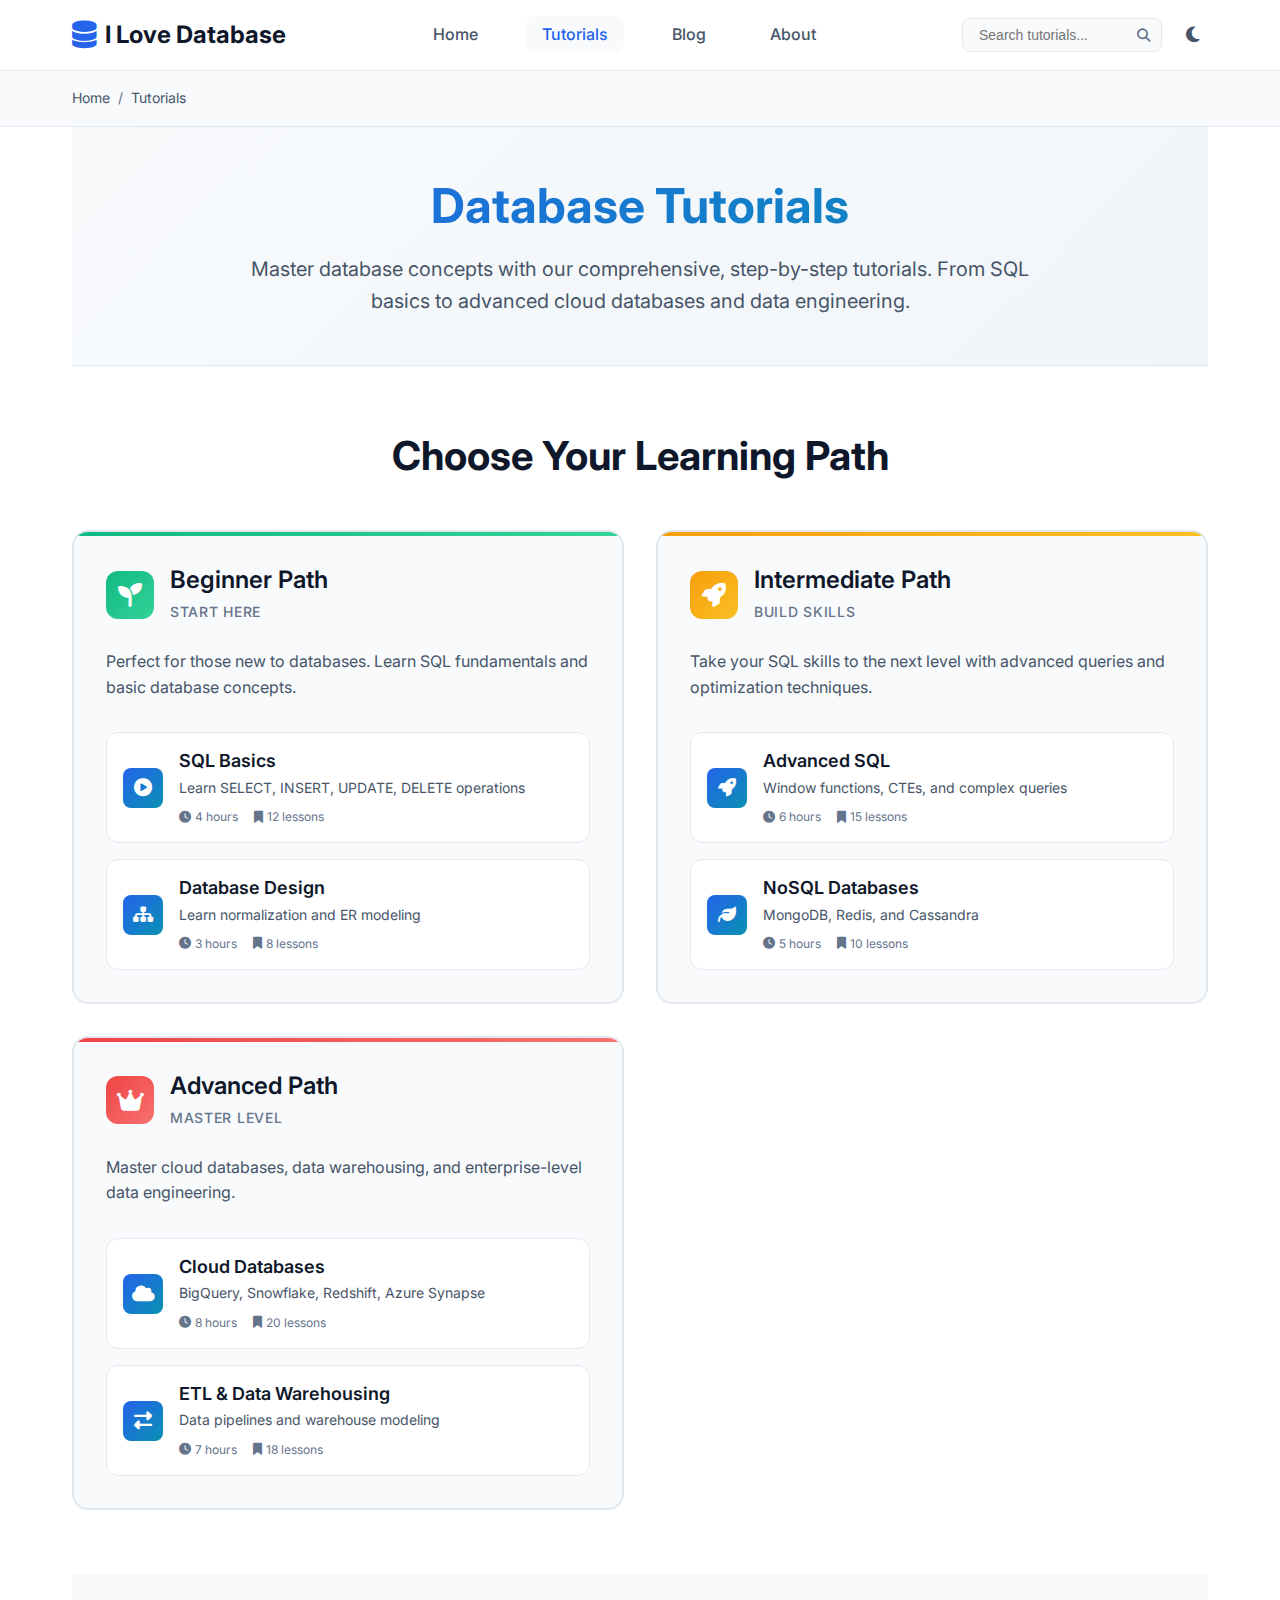
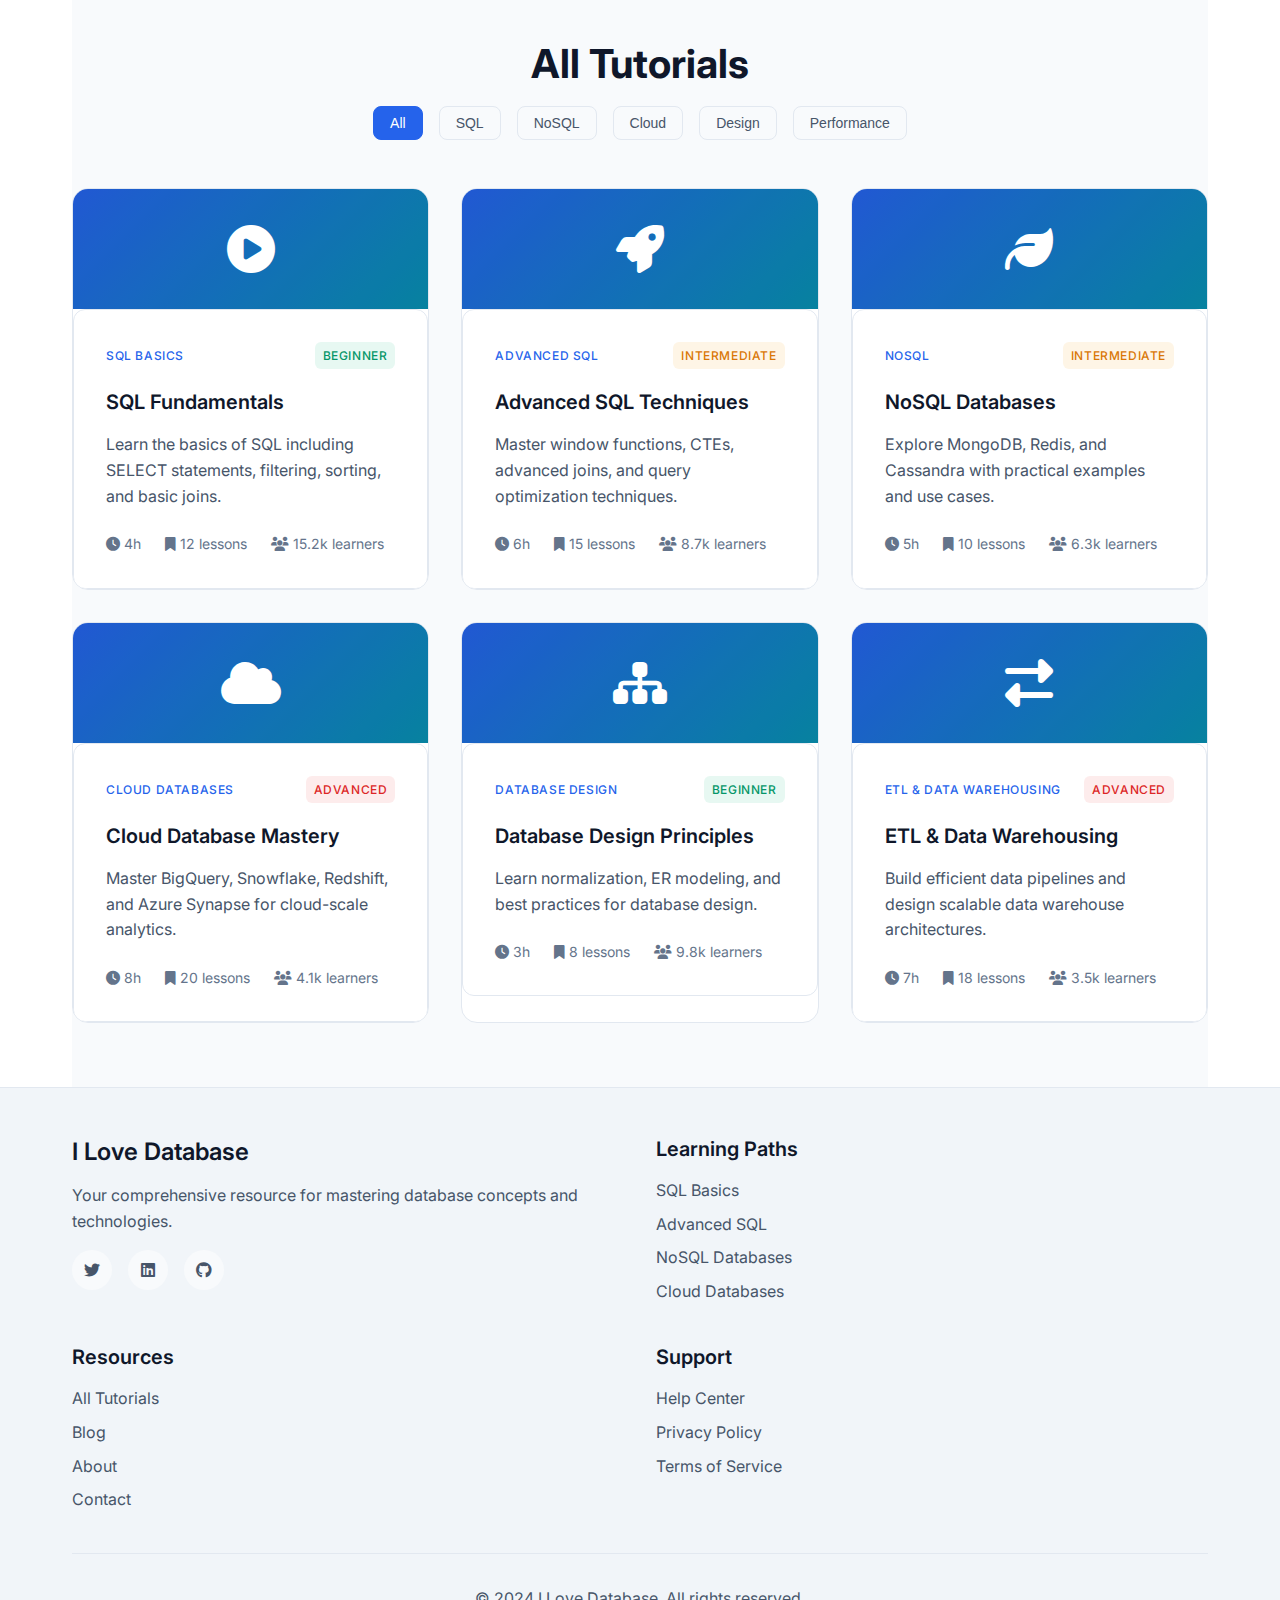
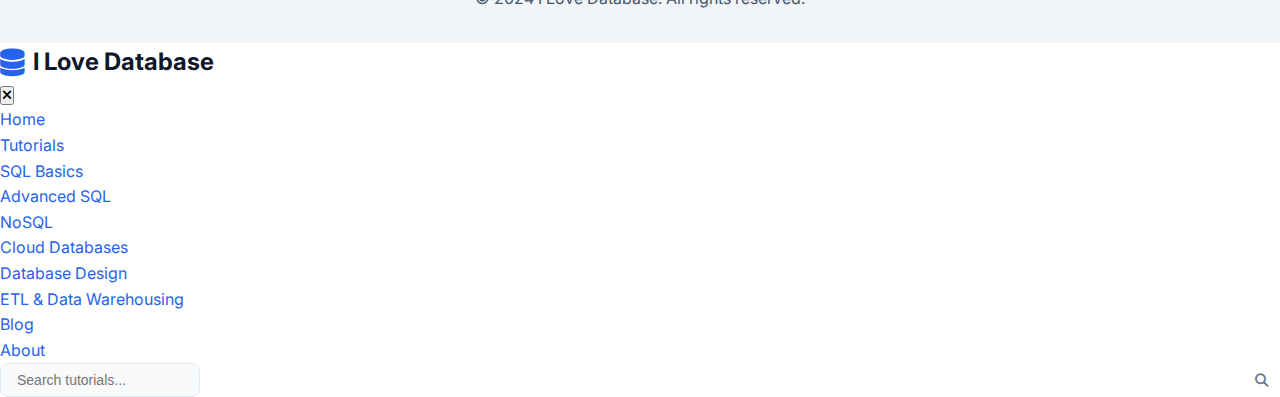
<file: tutorials/index.html>
<!DOCTYPE html>
<html lang="en">
<head>
    <meta charset="UTF-8">
    <meta name="viewport" content="width=device-width, initial-scale=1.0">
    <meta name="description" content="Complete database tutorials and learning paths. Master SQL, NoSQL, cloud databases, and data engineering with comprehensive guides and examples.">
    <meta name="keywords" content="database tutorials, SQL course, NoSQL guide, cloud database training, data engineering, BigQuery, MongoDB, database design">
    <title>Database Tutorials - Complete Learning Guide | I Love Database</title>
    
    <!-- External Libraries -->
    <link href="https://fonts.googleapis.com/css2?family=Inter:wght@300;400;500;600;700&family=JetBrains+Mono:wght@400;500;600&display=swap" rel="stylesheet">
    <link rel="stylesheet" href="https://cdn.jsdelivr.net/npm/@fortawesome/fontawesome-free@6.4.0/css/all.min.css">
    
    <!-- Custom Styles -->
    <link rel="stylesheet" href="../css/main.css">
    <link rel="stylesheet" href="../css/responsive.css">
    <link rel="stylesheet" href="../css/tutorial.css">
    
    <!-- Schema Markup -->
    <script type="application/ld+json">
    {
        "@context": "https://schema.org",
        "@type": "CollectionPage",
        "name": "Database Tutorials",
        "description": "Comprehensive collection of database tutorials covering SQL, NoSQL, cloud databases, and data engineering",
        "url": "https://ilovedatabase.com/tutorials/",
        "mainEntity": {
            "@type": "ItemList",
            "itemListElement": [
                {
                    "@type": "Course",
                    "name": "SQL Basics",
                    "description": "Learn fundamental SQL concepts and operations",
                    "url": "https://ilovedatabase.com/tutorials/sql-basics/"
                },
                {
                    "@type": "Course", 
                    "name": "Advanced SQL",
                    "description": "Master complex queries and advanced SQL techniques",
                    "url": "https://ilovedatabase.com/tutorials/advanced-sql/"
                }
            ]
        }
    }
    </script>
</head>
<body>
    <!-- Header -->
    <header class="header">
        <div class="header-container">
            <div class="logo">
                <a href="/" class="logo-link">
                    <i class="fas fa-database"></i>
                    <span>I Love Database</span>
                </a>
            </div>
            
            <nav class="top-nav">
                <ul class="nav-menu">
                    <li><a href="../index.html" class="nav-link">Home</a></li>
                    <li><a href="../tutorials/index.html" class="nav-link active">Tutorials</a></li>
                    <li><a href="/blog/" class="nav-link">Blog</a></li>
                    <li><a href="/about/" class="nav-link">About</a></li>
                </ul>
            </nav>
            
            <div class="header-actions">
                <div class="search-container">
                    <input type="text" class="search-input" placeholder="Search tutorials...">
                    <button class="search-btn"><i class="fas fa-search"></i></button>
                </div>
                <button class="theme-toggle" aria-label="Toggle dark mode">
                    <i class="fas fa-moon"></i>
                </button>
                <button class="menu-toggle" aria-label="Toggle menu">
                    <i class="fas fa-bars"></i>
                </button>
            </div>
        </div>
    </header>

    <!-- Breadcrumb -->
    <nav class="breadcrumb" aria-label="Breadcrumb">
        <div class="container">
            <ol class="breadcrumb-list">
                <li><a href="../index.html">Home</a></li>
                <li><span>Tutorials</span></li>
            </ol>
        </div>
    </nav>

    <!-- Main Content -->
    <main class="main-content">
        <div class="container">
            <!-- Page Header -->
            <section class="page-header">
                <h1 class="page-title">Database Tutorials</h1>
                <p class="page-description">Master database concepts with our comprehensive, step-by-step tutorials. From SQL basics to advanced cloud databases and data engineering.</p>
            </section>

            <!-- Learning Paths -->
            <section class="learning-paths">
                <h2 class="section-title">Choose Your Learning Path</h2>
                
                <div class="path-grid">
                    <!-- Beginner Path -->
                    <div class="learning-path beginner">
                        <div class="path-header">
                            <div class="path-icon">
                                <i class="fas fa-seedling"></i>
                            </div>
                            <div class="path-info">
                                <h3 class="path-title">Beginner Path</h3>
                                <span class="path-level">Start Here</span>
                            </div>
                        </div>
                        <p class="path-description">Perfect for those new to databases. Learn SQL fundamentals and basic database concepts.</p>
                        <div class="path-courses">
                            <a href="sql-basics/" class="course-card">
                                <div class="course-icon">
                                    <i class="fas fa-play-circle"></i>
                                </div>
                                <div class="course-info">
                                    <h4>SQL Basics</h4>
                                    <p>Learn SELECT, INSERT, UPDATE, DELETE operations</p>
                                    <div class="course-meta">
                                        <span class="duration"><i class="fas fa-clock"></i> 4 hours</span>
                                        <span class="lessons"><i class="fas fa-bookmark"></i> 12 lessons</span>
                                    </div>
                                </div>
                            </a>
                            <a href="database-design/" class="course-card">
                                <div class="course-icon">
                                    <i class="fas fa-sitemap"></i>
                                </div>
                                <div class="course-info">
                                    <h4>Database Design</h4>
                                    <p>Learn normalization and ER modeling</p>
                                    <div class="course-meta">
                                        <span class="duration"><i class="fas fa-clock"></i> 3 hours</span>
                                        <span class="lessons"><i class="fas fa-bookmark"></i> 8 lessons</span>
                                    </div>
                                </div>
                            </a>
                        </div>
                    </div>

                    <!-- Intermediate Path -->
                    <div class="learning-path intermediate">
                        <div class="path-header">
                            <div class="path-icon">
                                <i class="fas fa-rocket"></i>
                            </div>
                            <div class="path-info">
                                <h3 class="path-title">Intermediate Path</h3>
                                <span class="path-level">Build Skills</span>
                            </div>
                        </div>
                        <p class="path-description">Take your SQL skills to the next level with advanced queries and optimization techniques.</p>
                        <div class="path-courses">
                            <a href="advanced-sql/" class="course-card">
                                <div class="course-icon">
                                    <i class="fas fa-rocket"></i>
                                </div>
                                <div class="course-info">
                                    <h4>Advanced SQL</h4>
                                    <p>Window functions, CTEs, and complex queries</p>
                                    <div class="course-meta">
                                        <span class="duration"><i class="fas fa-clock"></i> 6 hours</span>
                                        <span class="lessons"><i class="fas fa-bookmark"></i> 15 lessons</span>
                                    </div>
                                </div>
                            </a>
                            <a href="nosql/" class="course-card">
                                <div class="course-icon">
                                    <i class="fas fa-leaf"></i>
                                </div>
                                <div class="course-info">
                                    <h4>NoSQL Databases</h4>
                                    <p>MongoDB, Redis, and Cassandra</p>
                                    <div class="course-meta">
                                        <span class="duration"><i class="fas fa-clock"></i> 5 hours</span>
                                        <span class="lessons"><i class="fas fa-bookmark"></i> 10 lessons</span>
                                    </div>
                                </div>
                            </a>
                        </div>
                    </div>

                    <!-- Advanced Path -->
                    <div class="learning-path advanced">
                        <div class="path-header">
                            <div class="path-icon">
                                <i class="fas fa-crown"></i>
                            </div>
                            <div class="path-info">
                                <h3 class="path-title">Advanced Path</h3>
                                <span class="path-level">Master Level</span>
                            </div>
                        </div>
                        <p class="path-description">Master cloud databases, data warehousing, and enterprise-level data engineering.</p>
                        <div class="path-courses">
                            <a href="cloud-databases/" class="course-card">
                                <div class="course-icon">
                                    <i class="fas fa-cloud"></i>
                                </div>
                                <div class="course-info">
                                    <h4>Cloud Databases</h4>
                                    <p>BigQuery, Snowflake, Redshift, Azure Synapse</p>
                                    <div class="course-meta">
                                        <span class="duration"><i class="fas fa-clock"></i> 8 hours</span>
                                        <span class="lessons"><i class="fas fa-bookmark"></i> 20 lessons</span>
                                    </div>
                                </div>
                            </a>
                            <a href="etl-data-warehousing/" class="course-card">
                                <div class="course-icon">
                                    <i class="fas fa-exchange-alt"></i>
                                </div>
                                <div class="course-info">
                                    <h4>ETL & Data Warehousing</h4>
                                    <p>Data pipelines and warehouse modeling</p>
                                    <div class="course-meta">
                                        <span class="duration"><i class="fas fa-clock"></i> 7 hours</span>
                                        <span class="lessons"><i class="fas fa-bookmark"></i> 18 lessons</span>
                                    </div>
                                </div>
                            </a>
                        </div>
                    </div>
                </div>
            </section>

            <!-- All Tutorials -->
            <section class="all-tutorials">
                <h2 class="section-title">All Tutorials</h2>
                
                <div class="tutorial-filters">
                    <button class="filter-btn active" data-filter="all">All</button>
                    <button class="filter-btn" data-filter="sql">SQL</button>
                    <button class="filter-btn" data-filter="nosql">NoSQL</button>
                    <button class="filter-btn" data-filter="cloud">Cloud</button>
                    <button class="filter-btn" data-filter="design">Design</button>
                    <button class="filter-btn" data-filter="performance">Performance</button>
                </div>

                <div class="tutorial-grid">
                    <article class="tutorial-card" data-category="sql beginner">
                        <div class="tutorial-image">
                            <i class="fas fa-play-circle"></i>
                        </div>
                        <div class="tutorial-content">
                            <div class="tutorial-meta">
                                <span class="category">SQL Basics</span>
                                <span class="difficulty beginner">Beginner</span>
                            </div>
                            <h3 class="tutorial-title">
                                <a href="sql-basics/">SQL Fundamentals</a>
                            </h3>
                            <p class="tutorial-description">Learn the basics of SQL including SELECT statements, filtering, sorting, and basic joins.</p>
                            <div class="tutorial-stats">
                                <span><i class="fas fa-clock"></i> 4h</span>
                                <span><i class="fas fa-bookmark"></i> 12 lessons</span>
                                <span><i class="fas fa-users"></i> 15.2k learners</span>
                            </div>
                        </div>
                    </article>

                    <article class="tutorial-card" data-category="sql intermediate">
                        <div class="tutorial-image">
                            <i class="fas fa-rocket"></i>
                        </div>
                        <div class="tutorial-content">
                            <div class="tutorial-meta">
                                <span class="category">Advanced SQL</span>
                                <span class="difficulty intermediate">Intermediate</span>
                            </div>
                            <h3 class="tutorial-title">
                                <a href="advanced-sql/">Advanced SQL Techniques</a>
                            </h3>
                            <p class="tutorial-description">Master window functions, CTEs, advanced joins, and query optimization techniques.</p>
                            <div class="tutorial-stats">
                                <span><i class="fas fa-clock"></i> 6h</span>
                                <span><i class="fas fa-bookmark"></i> 15 lessons</span>
                                <span><i class="fas fa-users"></i> 8.7k learners</span>
                            </div>
                        </div>
                    </article>

                    <article class="tutorial-card" data-category="nosql intermediate">
                        <div class="tutorial-image">
                            <i class="fas fa-leaf"></i>
                        </div>
                        <div class="tutorial-content">
                            <div class="tutorial-meta">
                                <span class="category">NoSQL</span>
                                <span class="difficulty intermediate">Intermediate</span>
                            </div>
                            <h3 class="tutorial-title">
                                <a href="nosql/">NoSQL Databases</a>
                            </h3>
                            <p class="tutorial-description">Explore MongoDB, Redis, and Cassandra with practical examples and use cases.</p>
                            <div class="tutorial-stats">
                                <span><i class="fas fa-clock"></i> 5h</span>
                                <span><i class="fas fa-bookmark"></i> 10 lessons</span>
                                <span><i class="fas fa-users"></i> 6.3k learners</span>
                            </div>
                        </div>
                    </article>

                    <article class="tutorial-card" data-category="cloud advanced">
                        <div class="tutorial-image">
                            <i class="fas fa-cloud"></i>
                        </div>
                        <div class="tutorial-content">
                            <div class="tutorial-meta">
                                <span class="category">Cloud Databases</span>
                                <span class="difficulty advanced">Advanced</span>
                            </div>
                            <h3 class="tutorial-title">
                                <a href="cloud-databases/">Cloud Database Mastery</a>
                            </h3>
                            <p class="tutorial-description">Master BigQuery, Snowflake, Redshift, and Azure Synapse for cloud-scale analytics.</p>
                            <div class="tutorial-stats">
                                <span><i class="fas fa-clock"></i> 8h</span>
                                <span><i class="fas fa-bookmark"></i> 20 lessons</span>
                                <span><i class="fas fa-users"></i> 4.1k learners</span>
                            </div>
                        </div>
                    </article>

                    <article class="tutorial-card" data-category="design beginner">
                        <div class="tutorial-image">
                            <i class="fas fa-sitemap"></i>
                        </div>
                        <div class="tutorial-content">
                            <div class="tutorial-meta">
                                <span class="category">Database Design</span>
                                <span class="difficulty beginner">Beginner</span>
                            </div>
                            <h3 class="tutorial-title">
                                <a href="database-design/">Database Design Principles</a>
                            </h3>
                            <p class="tutorial-description">Learn normalization, ER modeling, and best practices for database design.</p>
                            <div class="tutorial-stats">
                                <span><i class="fas fa-clock"></i> 3h</span>
                                <span><i class="fas fa-bookmark"></i> 8 lessons</span>
                                <span><i class="fas fa-users"></i> 9.8k learners</span>
                            </div>
                        </div>
                    </article>

                    <article class="tutorial-card" data-category="performance advanced">
                        <div class="tutorial-image">
                            <i class="fas fa-exchange-alt"></i>
                        </div>
                        <div class="tutorial-content">
                            <div class="tutorial-meta">
                                <span class="category">ETL & Data Warehousing</span>
                                <span class="difficulty advanced">Advanced</span>
                            </div>
                            <h3 class="tutorial-title">
                                <a href="etl-data-warehousing/">ETL & Data Warehousing</a>
                            </h3>
                            <p class="tutorial-description">Build efficient data pipelines and design scalable data warehouse architectures.</p>
                            <div class="tutorial-stats">
                                <span><i class="fas fa-clock"></i> 7h</span>
                                <span><i class="fas fa-bookmark"></i> 18 lessons</span>
                                <span><i class="fas fa-users"></i> 3.5k learners</span>
                            </div>
                        </div>
                    </article>
                </div>
            </section>
        </div>
    </main>

    <!-- Footer -->
    <footer class="footer">
        <div class="container">
            <div class="footer-content">
                <div class="footer-section">
                    <h3>I Love Database</h3>
                    <p>Your comprehensive resource for mastering database concepts and technologies.</p>
                    <div class="social-links">
                        <a href="#" aria-label="Twitter"><i class="fab fa-twitter"></i></a>
                        <a href="#" aria-label="LinkedIn"><i class="fab fa-linkedin"></i></a>
                        <a href="#" aria-label="GitHub"><i class="fab fa-github"></i></a>
                    </div>
                </div>
                
                <div class="footer-section">
                    <h4>Learning Paths</h4>
                    <ul>
                        <li><a href="/tutorials/sql-basics/">SQL Basics</a></li>
                        <li><a href="/tutorials/advanced-sql/">Advanced SQL</a></li>
                        <li><a href="/tutorials/nosql/">NoSQL Databases</a></li>
                        <li><a href="/tutorials/cloud-databases/">Cloud Databases</a></li>
                    </ul>
                </div>
                
                <div class="footer-section">
                    <h4>Resources</h4>
                    <ul>
                        <li><a href="/tutorials/">All Tutorials</a></li>
                        <li><a href="/blog/">Blog</a></li>
                        <li><a href="/about/">About</a></li>
                        <li><a href="/contact/">Contact</a></li>
                    </ul>
                </div>
                
                <div class="footer-section">
                    <h4>Support</h4>
                    <ul>
                        <li><a href="/help/">Help Center</a></li>
                        <li><a href="/privacy/">Privacy Policy</a></li>
                        <li><a href="/terms/">Terms of Service</a></li>
                    </ul>
                </div>
            </div>
            
            <div class="footer-bottom">
                <p>&copy; 2024 I Love Database. All rights reserved.</p>
            </div>
        </div>
    </footer>

    <!-- Scripts -->
    <script src="../js/tutorial-filters.js"></script>
    <script src="../js/main.js"></script>
</body>
</html>
</file>
<file: css/responsive.css>
/* Responsive Design Styles */

/* Large Desktop - 1200px and up */
@media (min-width: 1200px) {
    .hero-container {
        grid-template-columns: 1fr 1fr;
        gap: 4rem;
    }
    
    .hero-title {
        font-size: 3.5rem;
    }
    
    .category-grid {
        grid-template-columns: repeat(3, 1fr);
    }
    
    .features-grid {
        grid-template-columns: repeat(4, 1fr);
    }
}

/* Desktop - 992px and up */
@media (min-width: 992px) {
    .top-nav {
        display: block;
    }
    
    .search-container {
        display: block;
    }
    
    .menu-toggle {
        display: none;
    }
    
    .hero-container {
        grid-template-columns: 1fr 1fr;
        align-items: center;
    }
    
    .newsletter-form {
        flex-direction: row;
    }
}

/* Tablet - 768px and up */
@media (min-width: 768px) {
    .container {
        padding: 0 2rem;
    }
    
    .header-container {
        padding: 1rem 2rem;
    }
    
    .hero {
        padding: 5rem 0;
    }
    
    .hero-title {
        font-size: 3rem;
    }
    
    .hero-actions {
        justify-content: flex-start;
    }
    
    .category-grid {
        grid-template-columns: repeat(2, 1fr);
    }
    
    .features-grid {
        grid-template-columns: repeat(2, 1fr);
    }
    
    .footer-content {
        grid-template-columns: repeat(2, 1fr);
    }
}

/* Mobile Large - 576px and up */
@media (min-width: 576px) {
    .hero-actions {
        flex-direction: row;
    }
    
    .newsletter-form {
        flex-direction: row;
        max-width: 500px;
    }
}

/* Mobile - 575px and below */
@media (max-width: 575px) {
    .container {
        padding: 0 1rem;
    }
    
    .header-container {
        padding: 1rem;
    }
    
    .hero {
        padding: 3rem 0;
        text-align: center;
    }
    
    .hero-title {
        font-size: 2rem;
        line-height: 1.2;
    }
    
    .hero-subtitle {
        font-size: 1rem;
    }
    
    .hero-actions {
        flex-direction: column;
        align-items: center;
    }
    
    .btn {
        width: 100%;
        justify-content: center;
        max-width: 300px;
    }
    
    .section-title {
        font-size: 2rem;
    }
    
    .category-grid {
        grid-template-columns: 1fr;
        gap: 1.5rem;
    }
    
    .category-card {
        padding: 1.5rem;
    }
    
    .features-grid {
        grid-template-columns: 1fr;
    }
    
    .newsletter-form {
        flex-direction: column;
        gap: 1rem;
    }
    
    .newsletter-input {
        width: 100%;
    }
    
    .footer-content {
        grid-template-columns: 1fr;
        text-align: center;
    }
    
    .social-links {
        justify-content: center;
    }
    
    /* Code blocks on mobile */
    .code-preview {
        margin: 0 -1rem;
        border-radius: 0;
        border-left: none;
        border-right: none;
    }
    
    .code-preview pre {
        font-size: 0.75rem;
        padding: 0.75rem;
    }
}

/* Mobile Menu Styles */
@media (max-width: 991px) {
    .mobile-menu {
        position: fixed;
        top: 0;
        left: -100%;
        width: 280px;
        height: 100vh;
        background-color: var(--bg-primary);
        border-right: 1px solid var(--border-color);
        transition: left 0.3s ease-in-out;
        z-index: 200;
        overflow-y: auto;
    }
    
    .mobile-menu.active {
        left: 0;
    }
    
    .mobile-menu-header {
        display: flex;
        justify-content: space-between;
        align-items: center;
        padding: 1rem;
        border-bottom: 1px solid var(--border-color);
    }
    
    .mobile-menu-close {
        background: none;
        border: none;
        color: var(--text-secondary);
        font-size: 1.5rem;
        cursor: pointer;
        padding: 0.5rem;
    }
    
    .mobile-nav-menu {
        list-style: none;
        padding: 1rem 0;
    }
    
    .mobile-nav-menu li {
        margin-bottom: 0.5rem;
    }
    
    .mobile-nav-menu a {
        display: block;
        padding: 0.75rem 1rem;
        color: var(--text-secondary);
        text-decoration: none;
        transition: var(--transition);
    }
    
    .mobile-nav-menu a:hover,
    .mobile-nav-menu a.active {
        background-color: var(--bg-secondary);
        color: var(--primary-color);
    }
    
    .mobile-search {
        padding: 1rem;
        border-top: 1px solid var(--border-color);
    }
    
    .mobile-search .search-input {
        width: 100%;
    }
    
    .mobile-overlay {
        position: fixed;
        top: 0;
        left: 0;
        width: 100%;
        height: 100%;
        background-color: rgba(0, 0, 0, 0.5);
        z-index: 150;
        opacity: 0;
        visibility: hidden;
        transition: all 0.3s ease-in-out;
    }
    
    .mobile-overlay.active {
        opacity: 1;
        visibility: visible;
    }
}

/* Tutorial Page Responsive Styles */
.tutorial-layout {
    display: grid;
    grid-template-columns: 280px 1fr;
    gap: 2rem;
    max-width: 1200px;
    margin: 0 auto;
    padding: 2rem 1rem;
}

@media (max-width: 991px) {
    .tutorial-layout {
        grid-template-columns: 1fr;
        gap: 1rem;
    }
    
    .tutorial-sidebar {
        order: 2;
    }
    
    .tutorial-content {
        order: 1;
    }
}

/* Sidebar Responsive */
.sidebar {
    position: sticky;
    top: 100px;
    height: fit-content;
    max-height: calc(100vh - 120px);
    overflow-y: auto;
}

@media (max-width: 991px) {
    .sidebar {
        position: static;
        max-height: none;
        background-color: var(--bg-secondary);
        border-radius: var(--radius-lg);
        padding: 1rem;
    }
}

/* Table Responsive */
.table-container {
    overflow-x: auto;
    margin: 1rem 0;
    border-radius: var(--radius-md);
    border: 1px solid var(--border-color);
}

table {
    width: 100%;
    border-collapse: collapse;
    font-size: 0.875rem;
}

@media (max-width: 575px) {
    table {
        font-size: 0.75rem;
    }
}

/* Print Styles */
@media print {
    .header,
    .footer,
    .mobile-menu,
    .mobile-overlay,
    .newsletter,
    .theme-toggle,
    .menu-toggle,
    .search-container {
        display: none !important;
    }
    
    .main-content {
        margin: 0;
        padding: 0;
    }
    
    .hero {
        background: none;
        border: none;
    }
    
    .category-card,
    .feature-item {
        break-inside: avoid;
        page-break-inside: avoid;
    }
    
    a[href]:after {
        content: " (" attr(href) ")";
        font-size: 0.8em;
        color: #666;
    }
    
    .btn {
        border: 1px solid #333;
        background: none !important;
        color: #333 !important;
    }
}

/* High DPI / Retina Display Optimizations */
@media (-webkit-min-device-pixel-ratio: 2), (min-resolution: 192dpi) {
    .logo-link i,
    .category-icon i,
    .feature-icon i {
        -webkit-font-smoothing: antialiased;
        -moz-osx-font-smoothing: grayscale;
    }
}

/* Accessibility Enhancements */
@media (prefers-reduced-motion: reduce) {
    *,
    *::before,
    *::after {
        animation-duration: 0.01ms !important;
        animation-iteration-count: 1 !important;
        transition-duration: 0.01ms !important;
    }
    
    .category-card:hover {
        transform: none !important;
    }
    
    .category-link:hover {
        gap: 0.5rem !important;
    }
}

/* Focus Management for Accessibility */
@media (any-hover: hover) {
    .btn:focus-visible,
    .nav-link:focus-visible,
    .search-input:focus-visible,
    .theme-toggle:focus-visible,
    .menu-toggle:focus-visible {
        outline: 2px solid var(--primary-color);
        outline-offset: 2px;
    }
}

/* Dark Mode Media Query Support */
@media (prefers-color-scheme: dark) {
    :root:not([data-theme="light"]) {
        --bg-primary: #0f172a;
        --bg-secondary: #1e293b;
        --bg-tertiary: #334155;
        --bg-code: #1e293b;
        
        --text-primary: #f8fafc;
        --text-secondary: #cbd5e1;
        --text-muted: #94a3b8;
        --text-inverse: #0f172a;
        
        --border-color: #334155;
        --border-hover: #475569;
    }
}

/* Landscape Orientation on Mobile */
@media (max-width: 768px) and (orientation: landscape) {
    .hero {
        padding: 2rem 0;
    }
    
    .hero-title {
        font-size: 1.75rem;
    }
    
    .categories,
    .features {
        padding: 3rem 0;
    }
}

/* Very Small Screens */
@media (max-width: 320px) {
    .container {
        padding: 0 0.75rem;
    }
    
    .hero-title {
        font-size: 1.75rem;
    }
    
    .hero-subtitle {
        font-size: 0.875rem;
    }
    
    .category-card {
        padding: 1rem;
    }
    
    .btn {
        padding: 0.625rem 1rem;
        font-size: 0.875rem;
    }
}
</file>
<file: css/tutorial.css>
/* Tutorial-specific styles */

/* Breadcrumb */
.breadcrumb {
    background-color: var(--bg-secondary);
    border-bottom: 1px solid var(--border-color);
    padding: 1rem 0;
}

.breadcrumb-list {
    display: flex;
    align-items: center;
    list-style: none;
    font-size: 0.875rem;
    color: var(--text-secondary);
}

.breadcrumb-list li:not(:last-child)::after {
    content: '/';
    margin: 0 0.5rem;
    color: var(--text-muted);
}

.breadcrumb-list a {
    color: var(--text-secondary);
    text-decoration: none;
    transition: var(--transition);
}

.breadcrumb-list a:hover {
    color: var(--primary-color);
}

/* Page Header */
.page-header {
    padding: 3rem 0;
    text-align: center;
    background: linear-gradient(135deg, var(--bg-secondary) 0%, var(--bg-tertiary) 100%);
    border-bottom: 1px solid var(--border-color);
}

.page-title {
    font-size: 3rem;
    font-weight: 700;
    margin-bottom: 1rem;
    background: linear-gradient(135deg, var(--primary-color) 0%, var(--accent-color) 100%);
    -webkit-background-clip: text;
    -webkit-text-fill-color: transparent;
    background-clip: text;
}

.page-description {
    font-size: 1.25rem;
    color: var(--text-secondary);
    max-width: 800px;
    margin: 0 auto;
    line-height: 1.6;
}

/* Learning Paths */
.learning-paths {
    padding: 4rem 0;
}

.path-grid {
    display: grid;
    grid-template-columns: repeat(auto-fit, minmax(400px, 1fr));
    gap: 2rem;
    margin-top: 3rem;
}

.learning-path {
    background-color: var(--bg-secondary);
    border: 2px solid var(--border-color);
    border-radius: var(--radius-xl);
    padding: 2rem;
    transition: var(--transition);
    position: relative;
    overflow: hidden;
}

.learning-path::before {
    content: '';
    position: absolute;
    top: 0;
    left: 0;
    right: 0;
    height: 4px;
    background: linear-gradient(90deg, var(--primary-color), var(--accent-color));
}

.learning-path.beginner::before {
    background: linear-gradient(90deg, #10b981, #34d399);
}

.learning-path.intermediate::before {
    background: linear-gradient(90deg, #f59e0b, #fbbf24);
}

.learning-path.advanced::before {
    background: linear-gradient(90deg, #ef4444, #f87171);
}

.learning-path:hover {
    transform: translateY(-4px);
    box-shadow: var(--shadow-lg);
    border-color: var(--primary-color);
}

.path-header {
    display: flex;
    align-items: center;
    gap: 1rem;
    margin-bottom: 1.5rem;
}

.path-icon {
    width: 3rem;
    height: 3rem;
    background: linear-gradient(135deg, var(--primary-color) 0%, var(--accent-color) 100%);
    border-radius: var(--radius-lg);
    display: flex;
    align-items: center;
    justify-content: center;
    flex-shrink: 0;
}

.beginner .path-icon {
    background: linear-gradient(135deg, #10b981, #34d399);
}

.intermediate .path-icon {
    background: linear-gradient(135deg, #f59e0b, #fbbf24);
}

.advanced .path-icon {
    background: linear-gradient(135deg, #ef4444, #f87171);
}

.path-icon i {
    font-size: 1.5rem;
    color: var(--text-inverse);
}

.path-title {
    font-size: 1.5rem;
    font-weight: 600;
    margin-bottom: 0.25rem;
    color: var(--text-primary);
}

.path-level {
    font-size: 0.875rem;
    color: var(--text-muted);
    font-weight: 500;
    text-transform: uppercase;
    letter-spacing: 0.05em;
}

.path-description {
    color: var(--text-secondary);
    margin-bottom: 2rem;
    line-height: 1.6;
}

.path-courses {
    display: flex;
    flex-direction: column;
    gap: 1rem;
}

.course-card {
    display: flex;
    align-items: center;
    gap: 1rem;
    padding: 1rem;
    background-color: var(--bg-primary);
    border: 1px solid var(--border-color);
    border-radius: var(--radius-lg);
    text-decoration: none;
    transition: var(--transition);
}

.course-card:hover {
    background-color: var(--bg-tertiary);
    border-color: var(--primary-color);
    transform: translateX(4px);
}

.course-icon {
    width: 2.5rem;
    height: 2.5rem;
    background: linear-gradient(135deg, var(--primary-color) 0%, var(--accent-color) 100%);
    border-radius: var(--radius-md);
    display: flex;
    align-items: center;
    justify-content: center;
    flex-shrink: 0;
}

.course-icon i {
    font-size: 1.125rem;
    color: var(--text-inverse);
}

.course-info h4 {
    font-size: 1.125rem;
    font-weight: 600;
    margin-bottom: 0.25rem;
    color: var(--text-primary);
}

.course-info p {
    font-size: 0.875rem;
    color: var(--text-secondary);
    margin-bottom: 0.5rem;
}

.course-meta {
    display: flex;
    gap: 1rem;
    font-size: 0.75rem;
    color: var(--text-muted);
}

.course-meta span {
    display: flex;
    align-items: center;
    gap: 0.25rem;
}

/* All Tutorials Section */
.all-tutorials {
    padding: 4rem 0;
    background-color: var(--bg-secondary);
}

.tutorial-filters {
    display: flex;
    justify-content: center;
    gap: 1rem;
    margin-bottom: 3rem;
    flex-wrap: wrap;
}

.filter-btn {
    background: none;
    border: 1px solid var(--border-color);
    color: var(--text-secondary);
    padding: 0.5rem 1rem;
    border-radius: var(--radius-md);
    cursor: pointer;
    transition: var(--transition);
    font-size: 0.875rem;
    font-weight: 500;
}

.filter-btn:hover,
.filter-btn.active {
    background-color: var(--primary-color);
    color: var(--text-inverse);
    border-color: var(--primary-color);
}

.tutorial-grid {
    display: grid;
    grid-template-columns: repeat(auto-fit, minmax(350px, 1fr));
    gap: 2rem;
    margin-top: 2rem;
}

.tutorial-card {
    background-color: var(--bg-primary);
    border: 1px solid var(--border-color);
    border-radius: var(--radius-xl);
    overflow: hidden;
    transition: var(--transition);
    display: block;
    text-decoration: none;
}

.tutorial-card:hover {
    transform: translateY(-4px);
    box-shadow: var(--shadow-lg);
    border-color: var(--primary-color);
}

.tutorial-image {
    height: 120px;
    background: linear-gradient(135deg, var(--primary-color) 0%, var(--accent-color) 100%);
    display: flex;
    align-items: center;
    justify-content: center;
    position: relative;
    overflow: hidden;
}

.tutorial-image::before {
    content: '';
    position: absolute;
    top: 0;
    left: 0;
    right: 0;
    bottom: 0;
    background: rgba(0, 0, 0, 0.1);
}

.tutorial-image i {
    font-size: 3rem;
    color: var(--text-inverse);
    z-index: 1;
}

.tutorial-content {
    padding: 1.5rem;
}

.tutorial-meta {
    display: flex;
    justify-content: space-between;
    align-items: center;
    margin-bottom: 1rem;
}

.category {
    font-size: 0.75rem;
    font-weight: 500;
    text-transform: uppercase;
    letter-spacing: 0.05em;
    color: var(--primary-color);
}

.difficulty {
    font-size: 0.75rem;
    font-weight: 500;
    padding: 0.25rem 0.5rem;
    border-radius: var(--radius-sm);
    text-transform: uppercase;
    letter-spacing: 0.05em;
}

.difficulty.beginner {
    background-color: rgba(16, 185, 129, 0.1);
    color: #059669;
}

.difficulty.intermediate {
    background-color: rgba(245, 158, 11, 0.1);
    color: #d97706;
}

.difficulty.advanced {
    background-color: rgba(239, 68, 68, 0.1);
    color: #dc2626;
}

.tutorial-title {
    margin-bottom: 1rem;
}

.tutorial-title a {
    font-size: 1.25rem;
    font-weight: 600;
    color: var(--text-primary);
    text-decoration: none;
    transition: var(--transition);
}

.tutorial-title a:hover {
    color: var(--primary-color);
}

.tutorial-description {
    color: var(--text-secondary);
    line-height: 1.6;
    margin-bottom: 1.5rem;
}

.tutorial-stats {
    display: flex;
    gap: 1.5rem;
    font-size: 0.875rem;
    color: var(--text-muted);
}

.tutorial-stats span {
    display: flex;
    align-items: center;
    gap: 0.25rem;
}

/* Tutorial Layout */
.tutorial-layout {
    display: grid;
    grid-template-columns: 280px 1fr;
    gap: 2rem;
    max-width: 1200px;
    margin: 0 auto;
    padding: 2rem 1rem;
}

.tutorial-sidebar {
    position: sticky;
    top: 100px;
    height: fit-content;
    max-height: calc(100vh - 120px);
    overflow-y: auto;
    background-color: var(--bg-secondary);
    border: 1px solid var(--border-color);
    border-radius: var(--radius-lg);
    padding: 1.5rem;
}

.sidebar-section {
    margin-bottom: 2rem;
}

.sidebar-section:last-child {
    margin-bottom: 0;
}

.sidebar-title {
    font-size: 1rem;
    font-weight: 600;
    color: var(--text-primary);
    margin-bottom: 1rem;
}

.sidebar-nav {
    list-style: none;
}

.sidebar-nav li {
    margin-bottom: 0.5rem;
}

.sidebar-nav a {
    display: block;
    padding: 0.5rem 0.75rem;
    color: var(--text-secondary);
    text-decoration: none;
    border-radius: var(--radius-md);
    font-size: 0.875rem;
    transition: var(--transition);
}

.sidebar-nav a:hover,
.sidebar-nav a.active {
    background-color: var(--primary-color);
    color: var(--text-inverse);
}

.sidebar-nav .completed {
    color: #10b981;
}

.sidebar-nav .completed::before {
    content: '✓ ';
    font-weight: bold;
}

/* Tutorial Content */
.tutorial-content {
    background-color: var(--bg-primary);
    border: 1px solid var(--border-color);
    border-radius: var(--radius-lg);
    padding: 2rem;
}

.tutorial-header {
    margin-bottom: 2rem;
    padding-bottom: 2rem;
    border-bottom: 1px solid var(--border-color);
}

.tutorial-meta-info {
    display: flex;
    gap: 2rem;
    margin-bottom: 1rem;
    flex-wrap: wrap;
}

.tutorial-meta-info span {
    display: flex;
    align-items: center;
    gap: 0.5rem;
    font-size: 0.875rem;
    color: var(--text-secondary);
}

.tutorial-nav {
    display: flex;
    justify-content: space-between;
    align-items: center;
    margin-top: 3rem;
    padding-top: 2rem;
    border-top: 1px solid var(--border-color);
}

.nav-btn {
    display: flex;
    align-items: center;
    gap: 0.5rem;
    padding: 0.75rem 1.5rem;
    background-color: var(--primary-color);
    color: var(--text-inverse);
    text-decoration: none;
    border-radius: var(--radius-md);
    font-weight: 500;
    transition: var(--transition);
}

.nav-btn:hover {
    background-color: var(--primary-hover);
    color: var(--text-inverse);
}

.nav-btn.disabled {
    background-color: var(--bg-tertiary);
    color: var(--text-muted);
    cursor: not-allowed;
}

/* Code Blocks */
.code-example {
    margin: 2rem 0;
    border-radius: var(--radius-lg);
    overflow: hidden;
    border: 1px solid var(--border-color);
}

.example-header {
    display: flex;
    justify-content: between;
    align-items: center;
    padding: 0.75rem 1rem;
    background-color: var(--bg-tertiary);
    border-bottom: 1px solid var(--border-color);
    font-size: 0.875rem;
    font-weight: 500;
    color: var(--text-secondary);
}

.example-title {
    flex: 1;
}

.try-it-btn {
    background: none;
    border: none;
    color: var(--primary-color);
    cursor: pointer;
    font-size: 0.875rem;
    font-weight: 500;
    transition: var(--transition);
}

.try-it-btn:hover {
    color: var(--primary-hover);
}

/* Code Tabs */
.code-tabs {
    margin: 2rem 0;
}

.tab-buttons {
    display: flex;
    border-bottom: 1px solid var(--border-color);
}

.tab-button {
    background: none;
    border: none;
    padding: 0.75rem 1rem;
    cursor: pointer;
    font-size: 0.875rem;
    font-weight: 500;
    color: var(--text-secondary);
    border-bottom: 2px solid transparent;
    transition: var(--transition);
}

.tab-button:hover,
.tab-button.active {
    color: var(--primary-color);
    border-bottom-color: var(--primary-color);
}

.tab-panel {
    display: none;
    padding: 1rem 0;
}

.tab-panel.active {
    display: block;
}

/* Tables */
.table-container {
    overflow-x: auto;
    margin: 2rem 0;
    border: 1px solid var(--border-color);
    border-radius: var(--radius-lg);
}

table {
    width: 100%;
    border-collapse: collapse;
    font-size: 0.875rem;
}

th,
td {
    padding: 0.75rem 1rem;
    text-align: left;
    border-bottom: 1px solid var(--border-color);
}

th {
    background-color: var(--bg-secondary);
    font-weight: 600;
    color: var(--text-primary);
}

td {
    color: var(--text-secondary);
}

tr:last-child td {
    border-bottom: none;
}

/* Quiz Styles */
.quiz-container {
    background-color: var(--bg-secondary);
    border: 1px solid var(--border-color);
    border-radius: var(--radius-lg);
    padding: 2rem;
    margin: 2rem 0;
}

.quiz-question {
    font-size: 1.125rem;
    font-weight: 600;
    color: var(--text-primary);
    margin-bottom: 1.5rem;
}

.quiz-options {
    list-style: none;
    margin-bottom: 1.5rem;
}

.quiz-options li {
    margin-bottom: 0.75rem;
}

.quiz-option {
    display: flex;
    align-items: center;
    gap: 0.75rem;
    padding: 0.75rem 1rem;
    background-color: var(--bg-primary);
    border: 1px solid var(--border-color);
    border-radius: var(--radius-md);
    cursor: pointer;
    transition: var(--transition);
}

.quiz-option:hover {
    border-color: var(--primary-color);
    background-color: var(--bg-tertiary);
}

.quiz-option input[type="radio"] {
    margin: 0;
}

.quiz-submit {
    background-color: var(--primary-color);
    color: var(--text-inverse);
    border: none;
    padding: 0.75rem 1.5rem;
    border-radius: var(--radius-md);
    cursor: pointer;
    font-weight: 500;
    transition: var(--transition);
}

.quiz-submit:hover {
    background-color: var(--primary-hover);
}

/* AdSense Placeholder */
.ad-container {
    margin: 3rem 0;
    padding: 2rem;
    border: 2px dashed var(--border-color);
    border-radius: var(--radius-lg);
    text-align: center;
    background-color: var(--bg-secondary);
}

.ad-placeholder {
    color: var(--text-muted);
    font-size: 0.875rem;
    font-style: italic;
}

/* Info Grid for Tutorial Pages */
.info-grid {
    display: grid;
    grid-template-columns: repeat(auto-fit, minmax(250px, 1fr));
    gap: 1.5rem;
    margin: 2rem 0;
}

.info-card {
    background-color: var(--bg-secondary);
    border: 1px solid var(--border-color);
    border-radius: var(--radius-lg);
    padding: 1.5rem;
    text-align: center;
    transition: var(--transition);
}

.info-card:hover {
    transform: translateY(-2px);
    box-shadow: var(--shadow-md);
    border-color: var(--primary-color);
}

.info-icon {
    width: 3rem;
    height: 3rem;
    background: linear-gradient(135deg, var(--primary-color), var(--accent-color));
    border-radius: 50%;
    display: flex;
    align-items: center;
    justify-content: center;
    margin: 0 auto 1rem;
}

.info-icon i {
    font-size: 1.25rem;
    color: var(--text-inverse);
}

.info-card h3 {
    font-size: 1.125rem;
    font-weight: 600;
    color: var(--text-primary);
    margin-bottom: 0.75rem;
}

.info-card p {
    color: var(--text-secondary);
    font-size: 0.9375rem;
    line-height: 1.5;
}

/* Syntax Rules */
.syntax-rules {
    display: flex;
    flex-direction: column;
    gap: 1rem;
    margin: 2rem 0;
}

.rule-item {
    display: flex;
    align-items: flex-start;
    gap: 1rem;
    padding: 1rem;
    background-color: var(--bg-secondary);
    border: 1px solid var(--border-color);
    border-radius: var(--radius-md);
}

.rule-item h4 {
    color: var(--text-primary);
    margin-bottom: 0.5rem;
    font-size: 1rem;
}

.rule-item h4 i {
    color: #10b981;
    margin-right: 0.5rem;
}

.rule-item p {
    color: var(--text-secondary);
    margin: 0;
    line-height: 1.5;
}

/* Example Container */
.example-container {
    margin: 2rem 0;
    padding: 1.5rem;
    background-color: var(--bg-secondary);
    border: 1px solid var(--border-color);
    border-radius: var(--radius-lg);
}

.example-container h4 {
    color: var(--text-primary);
    margin-bottom: 1rem;
    font-size: 1.125rem;
}

.result-container {
    margin: 1.5rem 0;
    padding: 1rem;
    background-color: var(--bg-tertiary);
    border: 1px solid var(--border-color);
    border-radius: var(--radius-md);
}

.result-container h4 {
    color: var(--text-primary);
    margin-bottom: 1rem;
    font-size: 1rem;
}

/* Next Lesson Preview */
.next-lesson-preview {
    margin: 2rem 0;
    padding: 1.5rem;
    background-color: var(--bg-secondary);
    border: 1px solid var(--border-color);
    border-radius: var(--radius-lg);
}

.next-lesson-preview h4 {
    color: var(--text-primary);
    margin-bottom: 1rem;
    font-size: 1.125rem;
}

/* Progress Bar */
.progress-bar {
    width: 100%;
    height: 8px;
    background-color: var(--bg-primary);
    border-radius: var(--radius-sm);
    overflow: hidden;
    margin-bottom: 0.5rem;
}

.progress-fill {
    height: 100%;
    background: linear-gradient(90deg, var(--primary-color), var(--accent-color));
    border-radius: var(--radius-sm);
    transition: width 0.3s ease;
}

.progress-text {
    font-size: 0.875rem;
    color: var(--text-secondary);
    text-align: center;
}

/* Responsive Design */
@media (max-width: 991px) {
    .tutorial-layout {
        grid-template-columns: 1fr;
        gap: 1rem;
    }
    
    .tutorial-sidebar {
        position: static;
        max-height: none;
        order: 2;
    }
    
    .tutorial-content {
        order: 1;
    }
    
    .path-grid {
        grid-template-columns: 1fr;
    }
}

@media (max-width: 768px) {
    .page-title {
        font-size: 2rem;
    }
    
    .page-description {
        font-size: 1rem;
    }
    
    .tutorial-grid {
        grid-template-columns: 1fr;
    }
    
    .tutorial-meta-info {
        flex-direction: column;
        gap: 0.5rem;
    }
    
    .tutorial-nav {
        flex-direction: column;
        gap: 1rem;
    }
    
    .course-card {
        flex-direction: column;
        text-align: center;
    }
    
    .course-meta {
        justify-content: center;
    }
}

@media (max-width: 575px) {
    .tutorial-filters {
        justify-content: flex-start;
        overflow-x: auto;
        padding-bottom: 0.5rem;
    }
    
    .filter-btn {
        flex-shrink: 0;
    }
    
    .tutorial-card {
        margin: 0 -1rem;
        border-radius: 0;
        border-left: none;
        border-right: none;
    }
    
    .tutorial-content,
    .tutorial-sidebar {
        padding: 1rem;
    }
}
</file>
<file: css/main.css>
/* CSS Reset and Base Styles */
*,
*::before,
*::after {
    box-sizing: border-box;
    margin: 0;
    padding: 0;
}

:root {
    /* Light Theme Colors */
    --primary-color: #2563eb;
    --primary-hover: #1d4ed8;
    --secondary-color: #64748b;
    --accent-color: #0891b2;
    
    --bg-primary: #ffffff;
    --bg-secondary: #f8fafc;
    --bg-tertiary: #f1f5f9;
    --bg-code: #f8fafc;
    
    --text-primary: #0f172a;
    --text-secondary: #475569;
    --text-muted: #64748b;
    --text-inverse: #ffffff;
    
    --border-color: #e2e8f0;
    --border-hover: #cbd5e1;
    
    --shadow-sm: 0 1px 2px 0 rgb(0 0 0 / 0.05);
    --shadow-md: 0 4px 6px -1px rgb(0 0 0 / 0.1), 0 2px 4px -2px rgb(0 0 0 / 0.1);
    --shadow-lg: 0 10px 15px -3px rgb(0 0 0 / 0.1), 0 4px 6px -4px rgb(0 0 0 / 0.1);
    
    --radius-sm: 0.375rem;
    --radius-md: 0.5rem;
    --radius-lg: 0.75rem;
    --radius-xl: 1rem;
    
    --font-sans: 'Inter', -apple-system, BlinkMacSystemFont, 'Segoe UI', sans-serif;
    --font-mono: 'JetBrains Mono', 'Fira Code', 'Consolas', monospace;
    
    --transition: all 0.2s ease-in-out;
}

/* Dark Theme */
[data-theme="dark"] {
    --bg-primary: #0f172a;
    --bg-secondary: #1e293b;
    --bg-tertiary: #334155;
    --bg-code: #1e293b;
    
    --text-primary: #f8fafc;
    --text-secondary: #cbd5e1;
    --text-muted: #94a3b8;
    --text-inverse: #0f172a;
    
    --border-color: #334155;
    --border-hover: #475569;
}

/* Base Styles */
html {
    scroll-behavior: smooth;
    font-size: 16px;
}

body {
    font-family: var(--font-sans);
    font-size: 1rem;
    line-height: 1.6;
    color: var(--text-primary);
    background-color: var(--bg-primary);
    transition: var(--transition);
}

/* Typography */
h1, h2, h3, h4, h5, h6 {
    font-weight: 600;
    line-height: 1.3;
    margin-bottom: 0.5em;
    color: var(--text-primary);
}

h1 { font-size: 2.5rem; }
h2 { font-size: 2rem; }
h3 { font-size: 1.5rem; }
h4 { font-size: 1.25rem; }
h5 { font-size: 1.125rem; }
h6 { font-size: 1rem; }

p {
    margin-bottom: 1rem;
    color: var(--text-secondary);
}

a {
    color: var(--primary-color);
    text-decoration: none;
    transition: var(--transition);
}

a:hover {
    color: var(--primary-hover);
}

/* Layout Components */
.container {
    max-width: 1200px;
    margin: 0 auto;
    padding: 0 1rem;
}

/* Header */
.header {
    background-color: var(--bg-primary);
    border-bottom: 1px solid var(--border-color);
    position: sticky;
    top: 0;
    z-index: 100;
    transition: var(--transition);
}

.header-container {
    display: flex;
    align-items: center;
    justify-content: space-between;
    padding: 1rem;
    max-width: 1200px;
    margin: 0 auto;
}

.logo {
    font-size: 1.5rem;
    font-weight: 700;
}

.logo-link {
    display: flex;
    align-items: center;
    gap: 0.5rem;
    color: var(--text-primary);
    text-decoration: none;
}

.logo-link i {
    color: var(--primary-color);
    font-size: 1.75rem;
}

/* Navigation */
.top-nav {
    display: none;
}

.nav-menu {
    display: flex;
    list-style: none;
    gap: 2rem;
}

.nav-link {
    color: var(--text-secondary);
    font-weight: 500;
    padding: 0.5rem 1rem;
    border-radius: var(--radius-md);
    transition: var(--transition);
}

.nav-link:hover,
.nav-link.active {
    color: var(--primary-color);
    background-color: var(--bg-secondary);
}

/* Header Actions */
.header-actions {
    display: flex;
    align-items: center;
    gap: 1rem;
}

.search-container {
    position: relative;
    display: none;
}

.search-input {
    padding: 0.5rem 1rem;
    padding-right: 2.5rem;
    border: 1px solid var(--border-color);
    border-radius: var(--radius-md);
    background-color: var(--bg-secondary);
    color: var(--text-primary);
    font-size: 0.875rem;
    width: 200px;
    transition: var(--transition);
}

.search-input:focus {
    outline: none;
    border-color: var(--primary-color);
    box-shadow: 0 0 0 3px rgb(37 99 235 / 0.1);
}

.search-btn {
    position: absolute;
    right: 0.5rem;
    top: 50%;
    transform: translateY(-50%);
    background: none;
    border: none;
    color: var(--text-muted);
    cursor: pointer;
    padding: 0.25rem;
    transition: var(--transition);
}

.search-btn:hover {
    color: var(--primary-color);
}

.theme-toggle,
.menu-toggle {
    background: none;
    border: none;
    color: var(--text-secondary);
    font-size: 1.125rem;
    cursor: pointer;
    padding: 0.5rem;
    border-radius: var(--radius-md);
    transition: var(--transition);
}

.theme-toggle:hover,
.menu-toggle:hover {
    color: var(--primary-color);
    background-color: var(--bg-secondary);
}

.menu-toggle {
    display: block;
}

/* Main Content */
.main-content {
    min-height: calc(100vh - 200px);
}

/* Hero Section */
.hero {
    background: linear-gradient(135deg, var(--bg-secondary) 0%, var(--bg-tertiary) 100%);
    padding: 4rem 0;
    border-bottom: 1px solid var(--border-color);
}

.hero-container {
    max-width: 1200px;
    margin: 0 auto;
    padding: 0 1rem;
    display: grid;
    grid-template-columns: 1fr;
    gap: 3rem;
    align-items: center;
}

.hero-title {
    font-size: 3rem;
    font-weight: 700;
    margin-bottom: 1rem;
    background: linear-gradient(135deg, var(--primary-color) 0%, var(--accent-color) 100%);
    -webkit-background-clip: text;
    -webkit-text-fill-color: transparent;
    background-clip: text;
}

.hero-subtitle {
    font-size: 1.25rem;
    color: var(--text-secondary);
    margin-bottom: 2rem;
    max-width: 600px;
}

.hero-actions {
    display: flex;
    gap: 1rem;
    flex-wrap: wrap;
}

/* Code Preview */
.code-preview {
    background-color: var(--bg-code);
    border: 1px solid var(--border-color);
    border-radius: var(--radius-lg);
    overflow: hidden;
    box-shadow: var(--shadow-lg);
}

.code-header {
    display: flex;
    justify-content: space-between;
    align-items: center;
    padding: 0.75rem 1rem;
    background-color: var(--bg-tertiary);
    border-bottom: 1px solid var(--border-color);
}

.code-lang {
    font-size: 0.875rem;
    font-weight: 500;
    color: var(--text-secondary);
    text-transform: uppercase;
    letter-spacing: 0.05em;
}

.copy-btn {
    background: none;
    border: none;
    color: var(--text-muted);
    cursor: pointer;
    padding: 0.25rem;
    border-radius: var(--radius-sm);
    transition: var(--transition);
}

.copy-btn:hover {
    color: var(--primary-color);
    background-color: var(--bg-secondary);
}

.code-preview pre {
    margin: 0;
    padding: 1rem;
    font-family: var(--font-mono);
    font-size: 0.875rem;
    line-height: 1.6;
    overflow-x: auto;
}

/* Buttons */
.btn {
    display: inline-flex;
    align-items: center;
    gap: 0.5rem;
    padding: 0.75rem 1.5rem;
    font-size: 1rem;
    font-weight: 500;
    text-decoration: none;
    border: none;
    border-radius: var(--radius-md);
    cursor: pointer;
    transition: var(--transition);
    text-align: center;
}

.btn-primary {
    background-color: var(--primary-color);
    color: var(--text-inverse);
}

.btn-primary:hover {
    background-color: var(--primary-hover);
    color: var(--text-inverse);
}

.btn-secondary {
    background-color: transparent;
    color: var(--primary-color);
    border: 1px solid var(--primary-color);
}

.btn-secondary:hover {
    background-color: var(--primary-color);
    color: var(--text-inverse);
}

/* Sections */
.section-title {
    text-align: center;
    margin-bottom: 1rem;
    font-size: 2.5rem;
    font-weight: 700;
}

.section-subtitle {
    text-align: center;
    color: var(--text-secondary);
    font-size: 1.125rem;
    margin-bottom: 3rem;
    max-width: 600px;
    margin-left: auto;
    margin-right: auto;
}

/* Categories Section */
.categories {
    padding: 4rem 0;
    background-color: var(--bg-primary);
}

.category-grid {
    display: grid;
    grid-template-columns: repeat(auto-fit, minmax(350px, 1fr));
    gap: 2rem;
    margin-top: 3rem;
}

.category-card {
    background-color: var(--bg-secondary);
    border: 1px solid var(--border-color);
    border-radius: var(--radius-xl);
    padding: 2rem;
    transition: var(--transition);
    position: relative;
    overflow: hidden;
}

.category-card:hover {
    transform: translateY(-4px);
    box-shadow: var(--shadow-lg);
    border-color: var(--primary-color);
}

.category-icon {
    width: 3rem;
    height: 3rem;
    background: linear-gradient(135deg, var(--primary-color) 0%, var(--accent-color) 100%);
    border-radius: var(--radius-lg);
    display: flex;
    align-items: center;
    justify-content: center;
    margin-bottom: 1.5rem;
}

.category-icon i {
    font-size: 1.5rem;
    color: var(--text-inverse);
}

.category-title {
    font-size: 1.5rem;
    font-weight: 600;
    margin-bottom: 1rem;
    color: var(--text-primary);
}

.category-description {
    color: var(--text-secondary);
    margin-bottom: 1.5rem;
    line-height: 1.6;
}

.category-topics {
    list-style: none;
    margin-bottom: 2rem;
}

.category-topics li {
    position: relative;
    padding-left: 1.5rem;
    margin-bottom: 0.5rem;
    color: var(--text-secondary);
    font-size: 0.875rem;
}

.category-topics li::before {
    content: '✓';
    position: absolute;
    left: 0;
    color: var(--primary-color);
    font-weight: bold;
}

.category-link {
    display: inline-flex;
    align-items: center;
    gap: 0.5rem;
    color: var(--primary-color);
    font-weight: 500;
    text-decoration: none;
    transition: var(--transition);
}

.category-link:hover {
    gap: 0.75rem;
}

/* Features Section */
.features {
    padding: 4rem 0;
    background-color: var(--bg-secondary);
}

.features-grid {
    display: grid;
    grid-template-columns: repeat(auto-fit, minmax(250px, 1fr));
    gap: 2rem;
    margin-top: 3rem;
}

.feature-item {
    text-align: center;
    padding: 2rem 1rem;
}

.feature-icon {
    width: 4rem;
    height: 4rem;
    background: linear-gradient(135deg, var(--primary-color) 0%, var(--accent-color) 100%);
    border-radius: 50%;
    display: flex;
    align-items: center;
    justify-content: center;
    margin: 0 auto 1.5rem;
}

.feature-icon i {
    font-size: 1.5rem;
    color: var(--text-inverse);
}

.feature-item h3 {
    font-size: 1.25rem;
    font-weight: 600;
    margin-bottom: 1rem;
    color: var(--text-primary);
}

.feature-item p {
    color: var(--text-secondary);
    line-height: 1.6;
}

/* Newsletter Section */
.newsletter {
    background: linear-gradient(135deg, var(--primary-color) 0%, var(--accent-color) 100%);
    padding: 4rem 0;
    color: var(--text-inverse);
}

.newsletter-content {
    text-align: center;
    max-width: 600px;
    margin: 0 auto;
}

.newsletter h2 {
    color: var(--text-inverse);
    margin-bottom: 1rem;
    font-size: 2rem;
}

.newsletter p {
    color: rgba(255, 255, 255, 0.9);
    margin-bottom: 2rem;
    font-size: 1.125rem;
}

.newsletter-form {
    display: flex;
    gap: 1rem;
    max-width: 400px;
    margin: 0 auto;
}

.newsletter-input {
    flex: 1;
    padding: 0.75rem 1rem;
    border: none;
    border-radius: var(--radius-md);
    background-color: rgba(255, 255, 255, 0.1);
    color: var(--text-inverse);
    font-size: 1rem;
    backdrop-filter: blur(10px);
}

.newsletter-input::placeholder {
    color: rgba(255, 255, 255, 0.7);
}

.newsletter-input:focus {
    outline: none;
    background-color: rgba(255, 255, 255, 0.2);
}

/* Footer */
.footer {
    background-color: var(--bg-tertiary);
    border-top: 1px solid var(--border-color);
    padding: 3rem 0 1rem;
}

.footer-content {
    display: grid;
    grid-template-columns: repeat(auto-fit, minmax(250px, 1fr));
    gap: 2rem;
    margin-bottom: 2rem;
}

.footer-section h3,
.footer-section h4 {
    color: var(--text-primary);
    margin-bottom: 1rem;
    font-weight: 600;
}

.footer-section p {
    color: var(--text-secondary);
    line-height: 1.6;
    margin-bottom: 1rem;
}

.footer-section ul {
    list-style: none;
}

.footer-section ul li {
    margin-bottom: 0.5rem;
}

.footer-section ul li a {
    color: var(--text-secondary);
    text-decoration: none;
    transition: var(--transition);
}

.footer-section ul li a:hover {
    color: var(--primary-color);
}

.social-links {
    display: flex;
    gap: 1rem;
    margin-top: 1rem;
}

.social-links a {
    display: flex;
    align-items: center;
    justify-content: center;
    width: 2.5rem;
    height: 2.5rem;
    background-color: var(--bg-secondary);
    border-radius: 50%;
    color: var(--text-secondary);
    transition: var(--transition);
}

.social-links a:hover {
    background-color: var(--primary-color);
    color: var(--text-inverse);
}

.footer-bottom {
    padding-top: 2rem;
    border-top: 1px solid var(--border-color);
    text-align: center;
    color: var(--text-muted);
}

/* Utility Classes */
.text-center { text-align: center; }
.text-left { text-align: left; }
.text-right { text-align: right; }

.mb-1 { margin-bottom: 0.25rem; }
.mb-2 { margin-bottom: 0.5rem; }
.mb-3 { margin-bottom: 0.75rem; }
.mb-4 { margin-bottom: 1rem; }

.mt-1 { margin-top: 0.25rem; }
.mt-2 { margin-top: 0.5rem; }
.mt-3 { margin-top: 0.75rem; }
.mt-4 { margin-top: 1rem; }

.hidden { display: none; }
.block { display: block; }
.flex { display: flex; }
.grid { display: grid; }

/* Animations */
@keyframes fadeIn {
    from { opacity: 0; transform: translateY(20px); }
    to { opacity: 1; transform: translateY(0); }
}

.fade-in {
    animation: fadeIn 0.6s ease-out;
}

/* Code Highlighting Overrides */
pre[class*="language-"] {
    background-color: var(--bg-code) !important;
    color: var(--text-primary) !important;
    border: 1px solid var(--border-color) !important;
}

code[class*="language-"] {
    color: var(--text-primary) !important;
}

/* Scrollbar Styling */
::-webkit-scrollbar {
    width: 8px;
    height: 8px;
}

::-webkit-scrollbar-track {
    background: var(--bg-secondary);
}

::-webkit-scrollbar-thumb {
    background: var(--border-color);
    border-radius: 4px;
}

::-webkit-scrollbar-thumb:hover {
    background: var(--text-muted);
}
</file>
